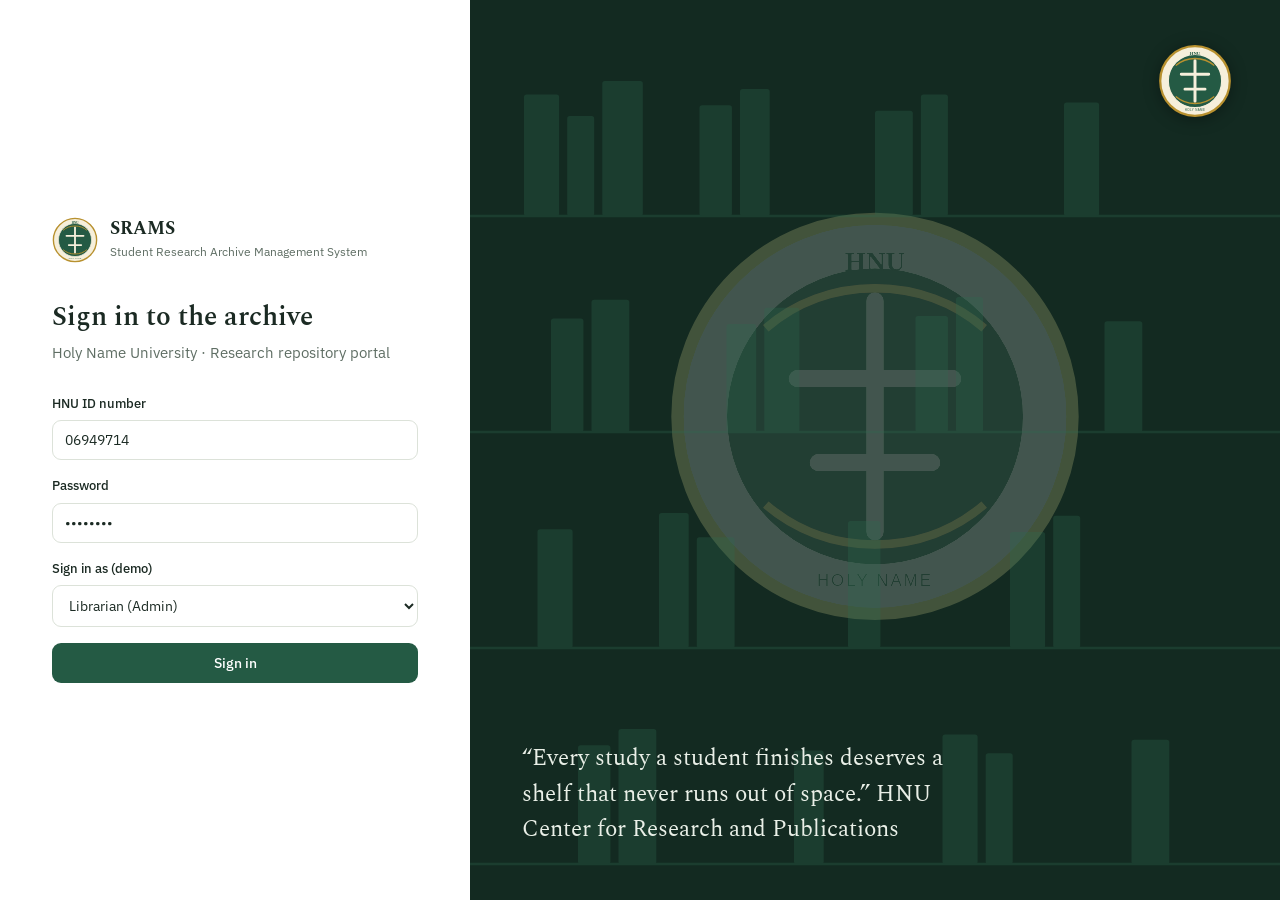
<file: index.html>
<!doctype html>
<html lang="en">
  <head>
    <meta charset="UTF-8" />
    <meta name="viewport" content="width=device-width, initial-scale=1.0" />
    <title>Sign in · SRAMS</title>
    <link rel="icon" href="asset/hnuseal.svg" />
    <link
      href="https://fonts.googleapis.com/css2?family=Spectral:wght@400;500;600;700&family=IBM+Plex+Sans:wght@400;500;600&display=swap"
      rel="stylesheet"
    />
    <link rel="stylesheet" href="asset/style.css" />
  </head>
  <body>
    <div class="login-wrap">
      <div class="login-panel">
        <div class="brand">
          <div class="brand-mark">
            <img src="asset/hnuseal.svg" alt="Holy Name University seal" />
          </div>
          <div>
            <strong>SRAMS</strong>
            <span>Student Research Archive Management System</span>
          </div>
        </div>
        <h1>Sign in to the archive</h1>
        <p class="sub">Holy Name University · Research repository portal</p>
        <div class="field">
          <label for="username">HNU ID number</label>
          <input
            id="username"
            type="text"
            placeholder="Enter your HNU ID number"
            value="06949714"
            autocomplete="username"
          />
          <div class="field-error" id="usernameErr">
            Enter your HNU ID number.
          </div>
        </div>
        <div class="field">
          <label for="pass">Password</label>
          <input
            id="pass"
            type="password"
            value="demopass"
            autocomplete="current-password"
            onkeydown="if (event.key === 'Enter') doLogin();"
          />
          <div class="field-error" id="passErr">Password is required.</div>
        </div>
        <div class="field">
          <label for="roleSelect">Sign in as (demo)</label>
          <select id="roleSelect">
            <option value="librarian.html">Librarian (Admin)</option>
            <option value="program.html">Program Head</option>
            <option value="classadiver.html">Class Adviser</option>
            <option value="techadviser.html">Technical Adviser</option>
            <option value="student.html">Faculty / Student</option>
            <option value="crp.html">
              Center for Research and Publications
            </option>
          </select>
        </div>
        <button class="btn btn-primary" style="width: 100%" onclick="doLogin()">
          Sign in
        </button>
      </div>
      <div class="login-art">
        <img
          class="seal-wm"
          src="asset/hnuseal.svg"
          alt=""
          aria-hidden="true"
        />
        <img
          class="crest"
          src="asset/hnuseal.svg"
          alt="Holy Name University seal"
        />
        <svg
          class="shelves"
          viewBox="0 0 600 800"
          preserveAspectRatio="xMidYMid slice"
          xmlns="http://www.w3.org/2000/svg"
          aria-hidden="true"
        >
          <g fill="none" stroke="#2E6B50" stroke-width="2">
            <line x1="0" y1="160" x2="600" y2="160" />
            <line x1="0" y1="320" x2="600" y2="320" />
            <line x1="0" y1="480" x2="600" y2="480" />
            <line x1="0" y1="640" x2="600" y2="640" />
          </g>
          <g fill="#2E6B50">
            <rect x="40" y="70" width="26" height="90" rx="2" />
            <rect x="72" y="86" width="20" height="74" rx="2" />
            <rect x="98" y="60" width="30" height="100" rx="2" />
            <rect x="170" y="78" width="24" height="82" rx="2" />
            <rect x="200" y="66" width="22" height="94" rx="2" />
            <rect x="300" y="82" width="28" height="78" rx="2" />
            <rect x="334" y="70" width="20" height="90" rx="2" />
            <rect x="440" y="76" width="26" height="84" rx="2" />
            <rect x="60" y="236" width="24" height="84" rx="2" />
            <rect x="90" y="222" width="28" height="98" rx="2" />
            <rect x="190" y="240" width="22" height="80" rx="2" />
            <rect x="218" y="228" width="26" height="92" rx="2" />
            <rect x="330" y="234" width="24" height="86" rx="2" />
            <rect x="360" y="220" width="20" height="100" rx="2" />
            <rect x="470" y="238" width="28" height="82" rx="2" />
            <rect x="50" y="392" width="26" height="88" rx="2" />
            <rect x="140" y="380" width="22" height="100" rx="2" />
            <rect x="168" y="398" width="28" height="82" rx="2" />
            <rect x="280" y="386" width="24" height="94" rx="2" />
            <rect x="400" y="394" width="26" height="86" rx="2" />
            <rect x="432" y="382" width="20" height="98" rx="2" />
            <rect x="80" y="552" width="24" height="88" rx="2" />
            <rect x="110" y="540" width="28" height="100" rx="2" />
            <rect x="240" y="556" width="22" height="84" rx="2" />
            <rect x="350" y="544" width="26" height="96" rx="2" />
            <rect x="382" y="558" width="20" height="82" rx="2" />
            <rect x="490" y="548" width="28" height="92" rx="2" />
          </g>
        </svg>
        <blockquote>
          &ldquo;Every study a student finishes deserves a shelf that never runs
          out of space.&rdquo; HNU Center for Research and Publications
        </blockquote>
      </div>
    </div>
    <script>
      function doLogin() {
        var u = document.getElementById("username"),
          p = document.getElementById("pass");
        document.getElementById("usernameErr").style.display = u.value.trim()
          ? "none"
          : "block";
        document.getElementById("passErr").style.display = p.value.trim()
          ? "none"
          : "block";
        if (!u.value.trim() || !p.value.trim()) return;
        window.location.href = document.getElementById("roleSelect").value;
      }
    </script>
  </body>
</html>
</file>
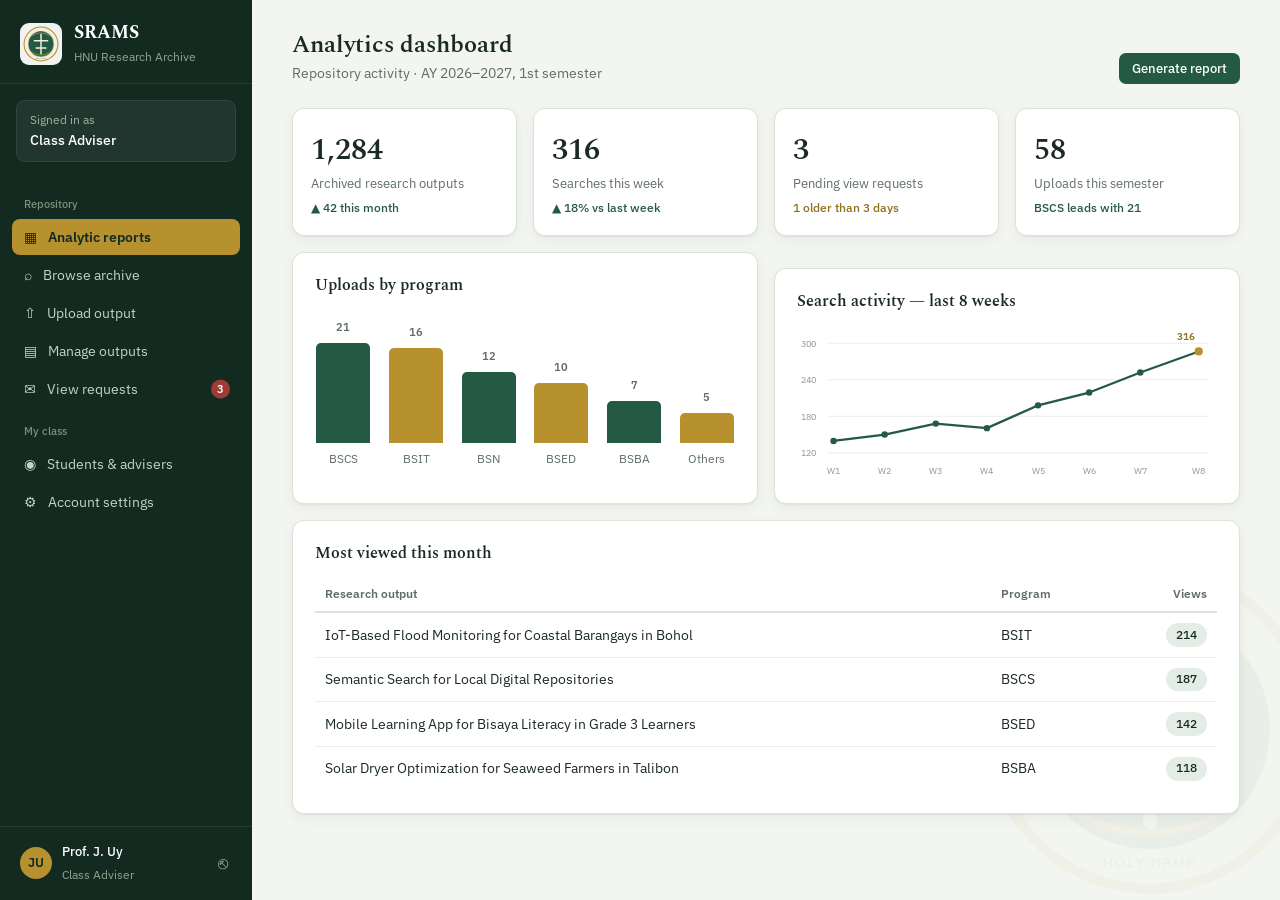
<file: classadviser.html>
<!doctype html>
<html lang="en">
  <head>
    <meta charset="UTF-8" />
    <meta name="viewport" content="width=device-width, initial-scale=1.0" />
    <title>Class Adviser · SRAMS</title>
    <link rel="icon" href="asset/hnuseal.svg" />
    <link
      href="https://fonts.googleapis.com/css2?family=Spectral:wght@400;500;600;700&family=IBM+Plex+Sans:wght@400;500;600&display=swap"
      rel="stylesheet"
    />
    <link rel="stylesheet" href="asset/style.css" />
  </head>
  <body>
    <div class="app">
      <aside class="sidebar" id="sidebar">
        <div class="brand">
          <div class="brand-mark">
            <img src="asset/hnuseal.svg" alt="Holy Name University seal" />
          </div>
          <div><strong>SRAMS</strong><span>HNU Research Archive</span></div>
        </div>
        <div class="role-chip">Signed in as<b id="roleName">&mdash;</b></div>
        <nav class="nav" id="navList" aria-label="Main navigation"></nav>
        <div class="sidebar-foot">
          <div class="avatar" id="avatarTxt"></div>
          <div class="who"><b id="whoName"></b><span id="whoRole"></span></div>
          <button
            class="out"
            onclick="logout()"
            title="Sign out"
            aria-label="Sign out"
          >
            &#9099;
          </button>
        </div>
      </aside>
      <div class="scrim" id="scrim" onclick="closeSidebar()"></div>

      <main class="main">
        <button
          class="btn btn-ghost btn-sm menu-toggle"
          onclick="openSidebar()"
        >
          &#9776; Menu
        </button>
        <div id="pages"></div>
      </main>
    </div>

    <script src="asset/app.js"></script>
    <script>
      initApp("classadviser");
    </script>
  </body>
</html>
</file>
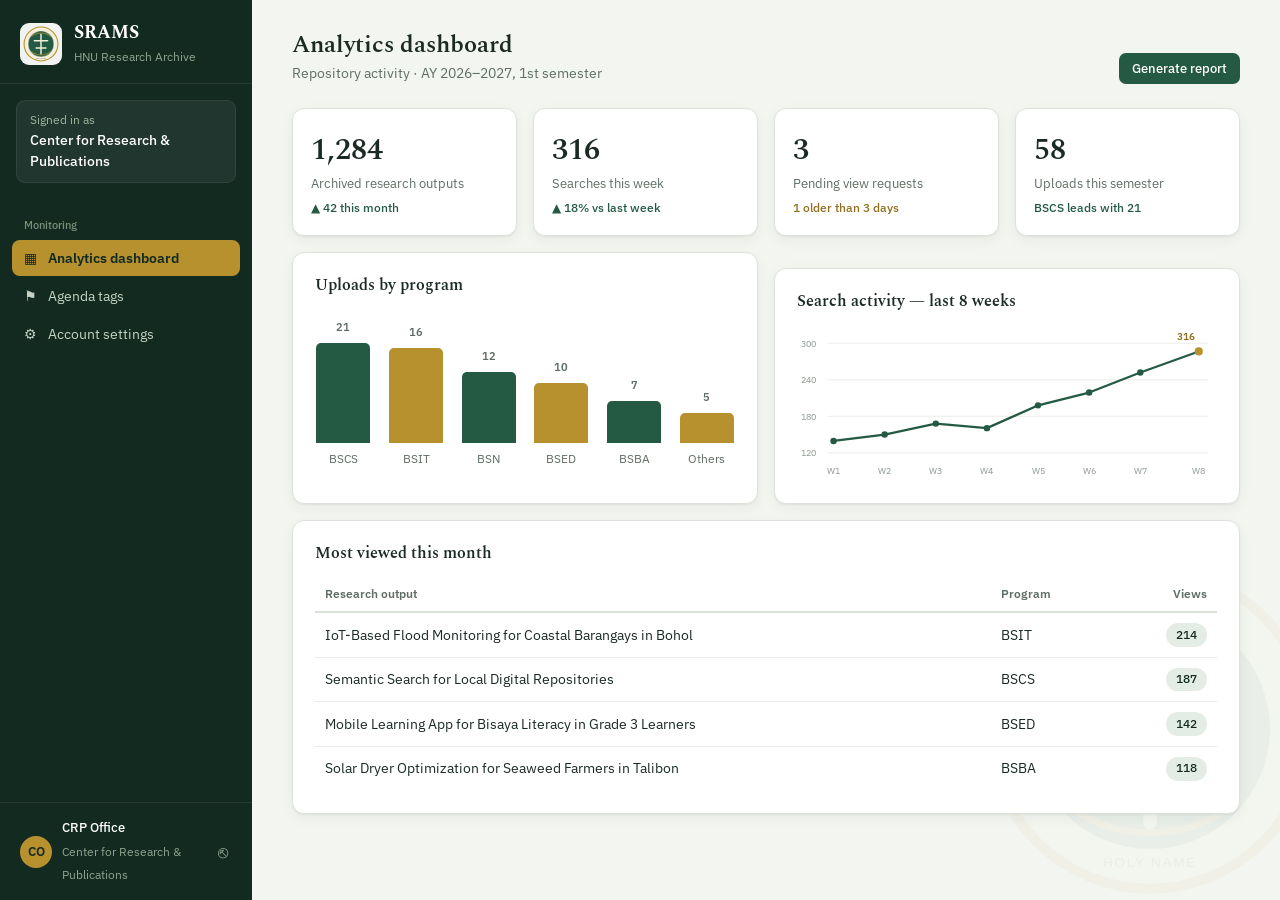
<file: crp.html>
<!doctype html>
<html lang="en">
  <head>
    <meta charset="UTF-8" />
    <meta name="viewport" content="width=device-width, initial-scale=1.0" />
    <title>Center for Research &amp; Publications · SRAMS</title>
    <link rel="icon" href="asset/hnuseal.svg" />
    <link
      href="https://fonts.googleapis.com/css2?family=Spectral:wght@400;500;600;700&family=IBM+Plex+Sans:wght@400;500;600&display=swap"
      rel="stylesheet"
    />
    <link rel="stylesheet" href="asset/style.css" />
  </head>
  <body>
    <div class="app">
      <aside class="sidebar" id="sidebar">
        <div class="brand">
          <div class="brand-mark">
            <img src="asset/hnuseal.svg" alt="Holy Name University seal" />
          </div>
          <div><strong>SRAMS</strong><span>HNU Research Archive</span></div>
        </div>
        <div class="role-chip">Signed in as<b id="roleName">&mdash;</b></div>
        <nav class="nav" id="navList" aria-label="Main navigation"></nav>
        <div class="sidebar-foot">
          <div class="avatar" id="avatarTxt"></div>
          <div class="who"><b id="whoName"></b><span id="whoRole"></span></div>
          <button
            class="out"
            onclick="logout()"
            title="Sign out"
            aria-label="Sign out"
          >
            &#9099;
          </button>
        </div>
      </aside>
      <div class="scrim" id="scrim" onclick="closeSidebar()"></div>

      <main class="main">
        <button
          class="btn btn-ghost btn-sm menu-toggle"
          onclick="openSidebar()"
        >
          &#9776; Menu
        </button>
        <div id="pages"></div>
      </main>
    </div>

    <script src="asset/app.js"></script>
    <script>
      initApp("crp");
    </script>
  </body>
</html>
</file>
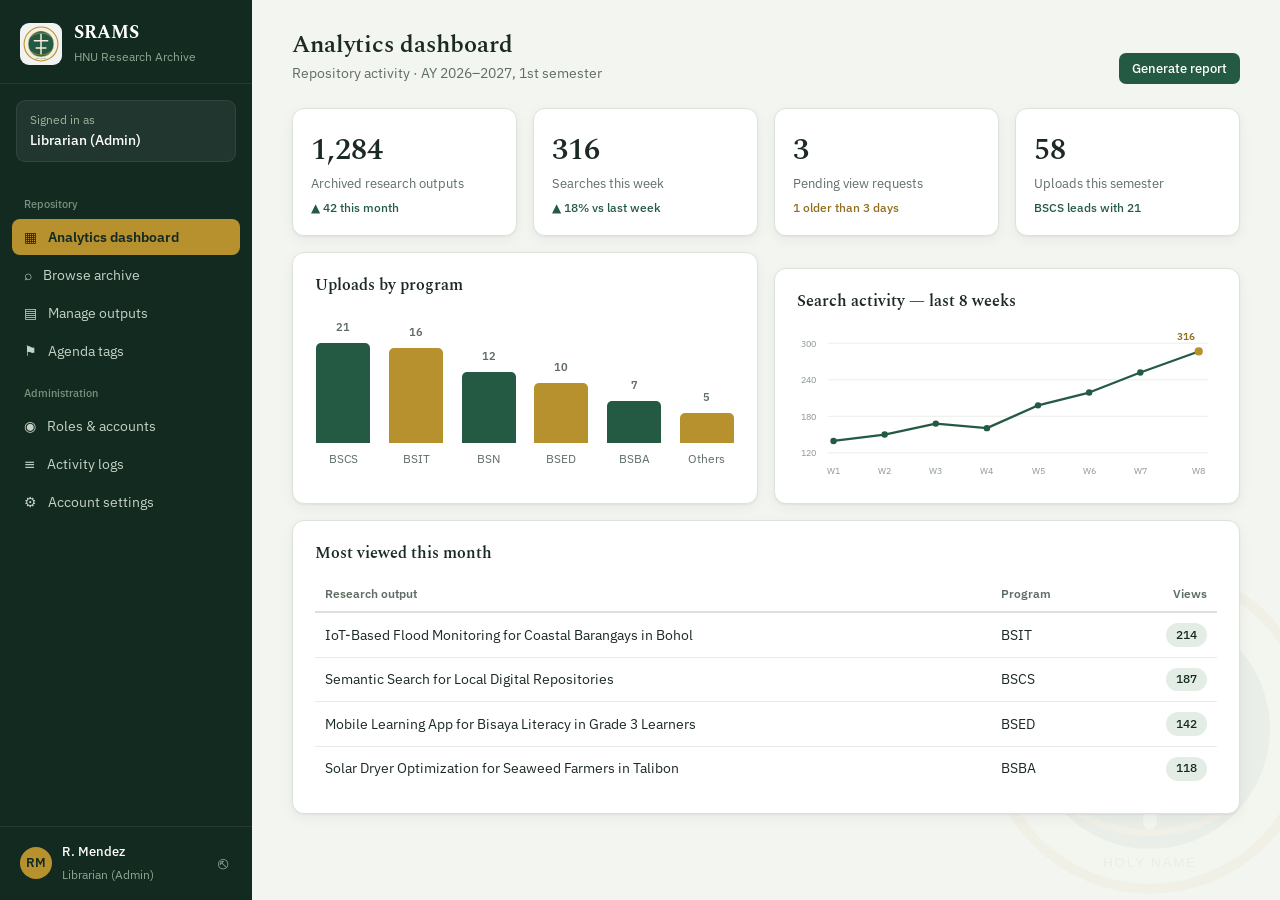
<file: librarian.html>
<!doctype html>
<html lang="en">
  <head>
    <meta charset="UTF-8" />
    <meta name="viewport" content="width=device-width, initial-scale=1.0" />
    <title>Librarian · SRAMS</title>
    <link rel="icon" href="asset/hnuseal.svg" />
    <link
      href="https://fonts.googleapis.com/css2?family=Spectral:wght@400;500;600;700&family=IBM+Plex+Sans:wght@400;500;600&display=swap"
      rel="stylesheet"
    />
    <link rel="stylesheet" href="asset/style.css" />
  </head>
  <body>
    <div class="app">
      <aside class="sidebar" id="sidebar">
        <div class="brand">
          <div class="brand-mark">
            <img src="asset/hnuseal.svg" alt="Holy Name University seal" />
          </div>
          <div><strong>SRAMS</strong><span>HNU Research Archive</span></div>
        </div>
        <div class="role-chip">Signed in as<b id="roleName">&mdash;</b></div>
        <nav class="nav" id="navList" aria-label="Main navigation"></nav>
        <div class="sidebar-foot">
          <div class="avatar" id="avatarTxt"></div>
          <div class="who"><b id="whoName"></b><span id="whoRole"></span></div>
          <button
            class="out"
            onclick="logout()"
            title="Sign out"
            aria-label="Sign out"
          >
            &#9099;
          </button>
        </div>
      </aside>
      <div class="scrim" id="scrim" onclick="closeSidebar()"></div>

      <main class="main">
        <button
          class="btn btn-ghost btn-sm menu-toggle"
          onclick="openSidebar()"
        >
          &#9776; Menu
        </button>
        <div id="pages"></div>
      </main>
    </div>

    <script src="asset/app.js"></script>
    <script>
      initApp("librarian");
    </script>
  </body>
</html>
</file>
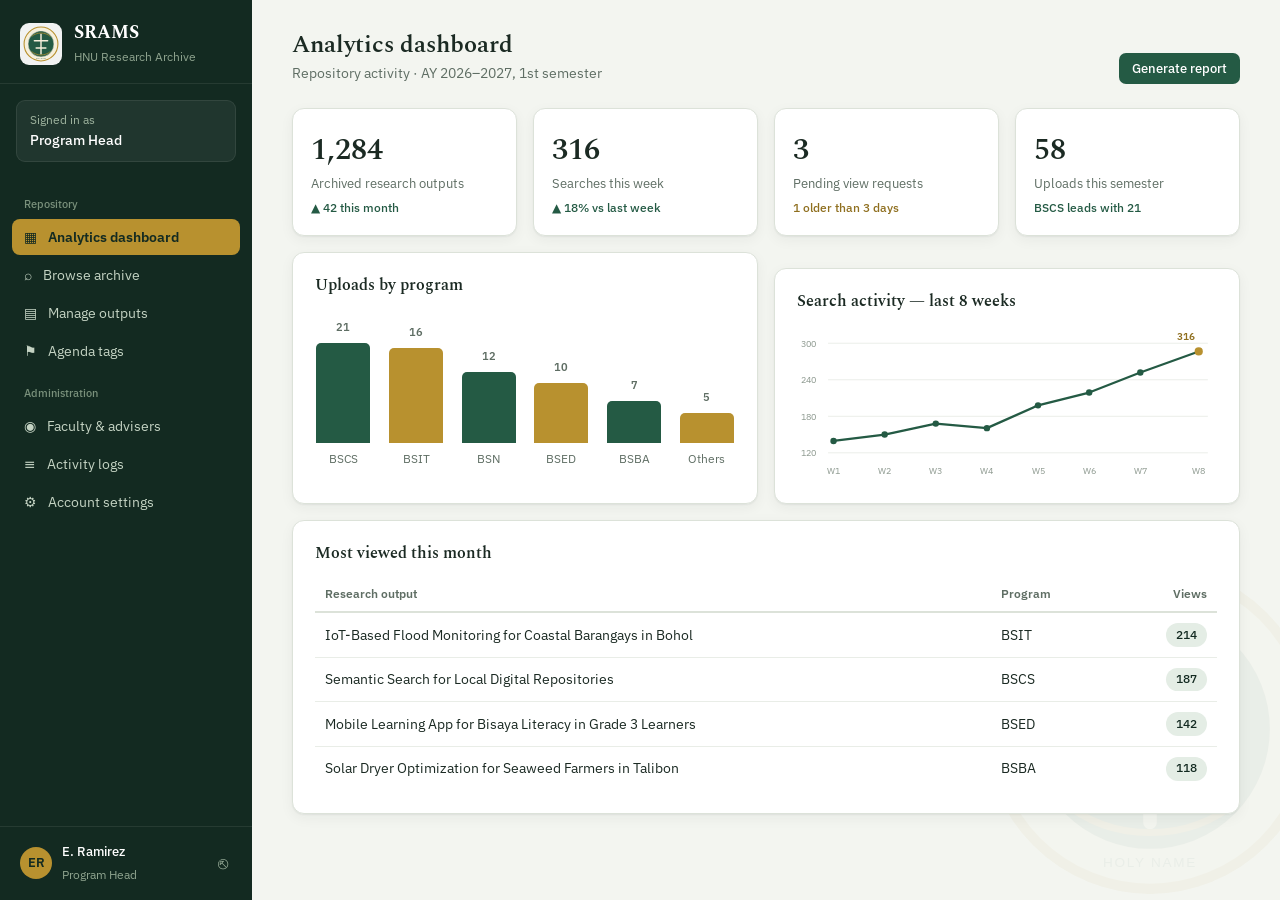
<file: program.html>
<!doctype html>
<html lang="en">
  <head>
    <meta charset="UTF-8" />
    <meta name="viewport" content="width=device-width, initial-scale=1.0" />
    <title>Program Head · SRAMS</title>
    <link rel="icon" href="asset/hnuseal.svg" />
    <link
      href="https://fonts.googleapis.com/css2?family=Spectral:wght@400;500;600;700&family=IBM+Plex+Sans:wght@400;500;600&display=swap"
      rel="stylesheet"
    />
    <link rel="stylesheet" href="asset/style.css" />
  </head>
  <body>
    <div class="app">
      <aside class="sidebar" id="sidebar">
        <div class="brand">
          <div class="brand-mark">
            <img src="asset/hnuseal.svg" alt="Holy Name University seal" />
          </div>
          <div><strong>SRAMS</strong><span>HNU Research Archive</span></div>
        </div>
        <div class="role-chip">Signed in as<b id="roleName">&mdash;</b></div>
        <nav class="nav" id="navList" aria-label="Main navigation"></nav>
        <div class="sidebar-foot">
          <div class="avatar" id="avatarTxt"></div>
          <div class="who"><b id="whoName"></b><span id="whoRole"></span></div>
          <button
            class="out"
            onclick="logout()"
            title="Sign out"
            aria-label="Sign out"
          >
            &#9099;
          </button>
        </div>
      </aside>
      <div class="scrim" id="scrim" onclick="closeSidebar()"></div>

      <main class="main">
        <button
          class="btn btn-ghost btn-sm menu-toggle"
          onclick="openSidebar()"
        >
          &#9776; Menu
        </button>
        <div id="pages"></div>
      </main>
    </div>

    <script src="asset/app.js"></script>
    <script>
      initApp("programhead");
    </script>
  </body>
</html>
</file>
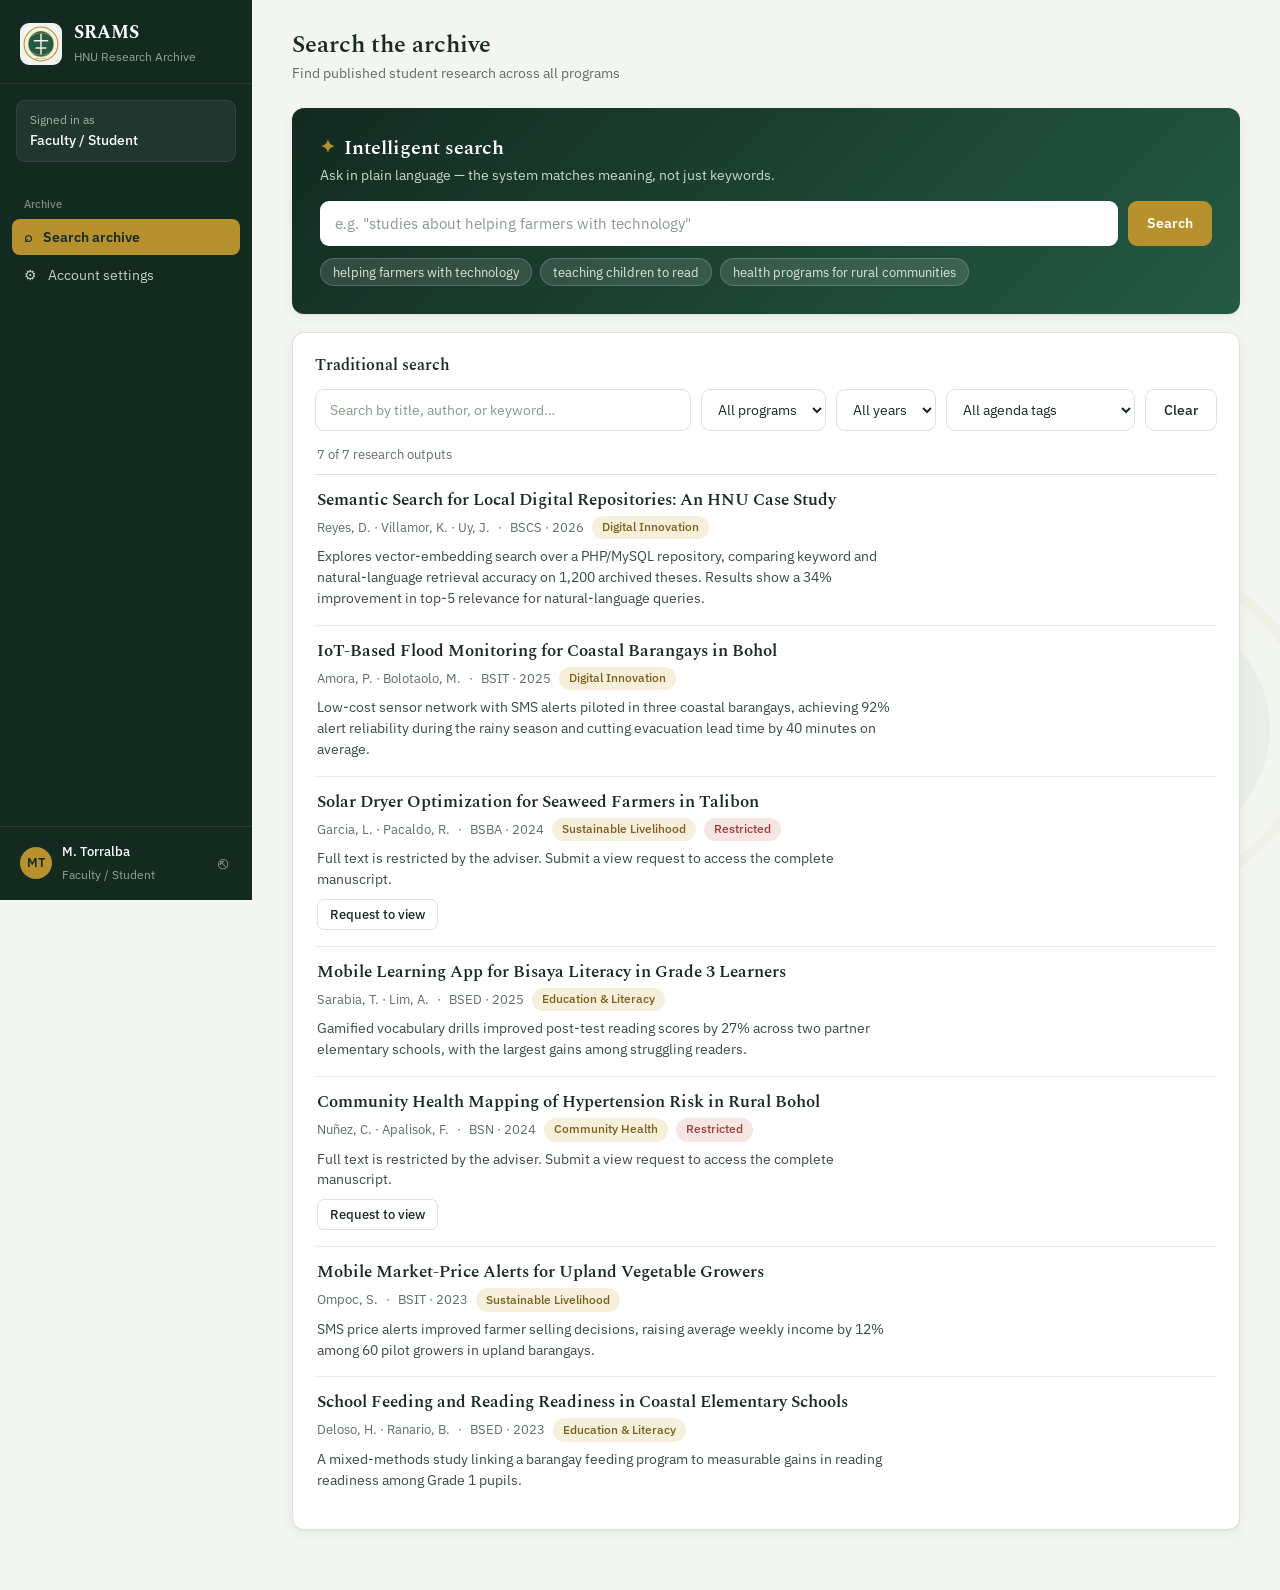
<file: student.html>
<!doctype html>
<html lang="en">
  <head>
    <meta charset="UTF-8" />
    <meta name="viewport" content="width=device-width, initial-scale=1.0" />
    <title>Faculty / Student · SRAMS</title>
    <link rel="icon" href="asset/hnuseal.svg" />
    <link
      href="https://fonts.googleapis.com/css2?family=Spectral:wght@400;500;600;700&family=IBM+Plex+Sans:wght@400;500;600&display=swap"
      rel="stylesheet"
    />
    <link rel="stylesheet" href="asset/style.css" />
  </head>
  <body>
    <div class="app">
      <aside class="sidebar" id="sidebar">
        <div class="brand">
          <div class="brand-mark">
            <img src="asset/hnuseal.svg" alt="Holy Name University seal" />
          </div>
          <div><strong>SRAMS</strong><span>HNU Research Archive</span></div>
        </div>
        <div class="role-chip">Signed in as<b id="roleName">&mdash;</b></div>
        <nav class="nav" id="navList" aria-label="Main navigation"></nav>
        <div class="sidebar-foot">
          <div class="avatar" id="avatarTxt"></div>
          <div class="who"><b id="whoName"></b><span id="whoRole"></span></div>
          <button
            class="out"
            onclick="logout()"
            title="Sign out"
            aria-label="Sign out"
          >
            &#9099;
          </button>
        </div>
      </aside>
      <div class="scrim" id="scrim" onclick="closeSidebar()"></div>

      <main class="main">
        <button
          class="btn btn-ghost btn-sm menu-toggle"
          onclick="openSidebar()"
        >
          &#9776; Menu
        </button>
        <div id="pages"></div>
      </main>
    </div>

    <script src="asset/app.js"></script>
    <script>
      initApp("student");
    </script>
  </body>
</html>
</file>
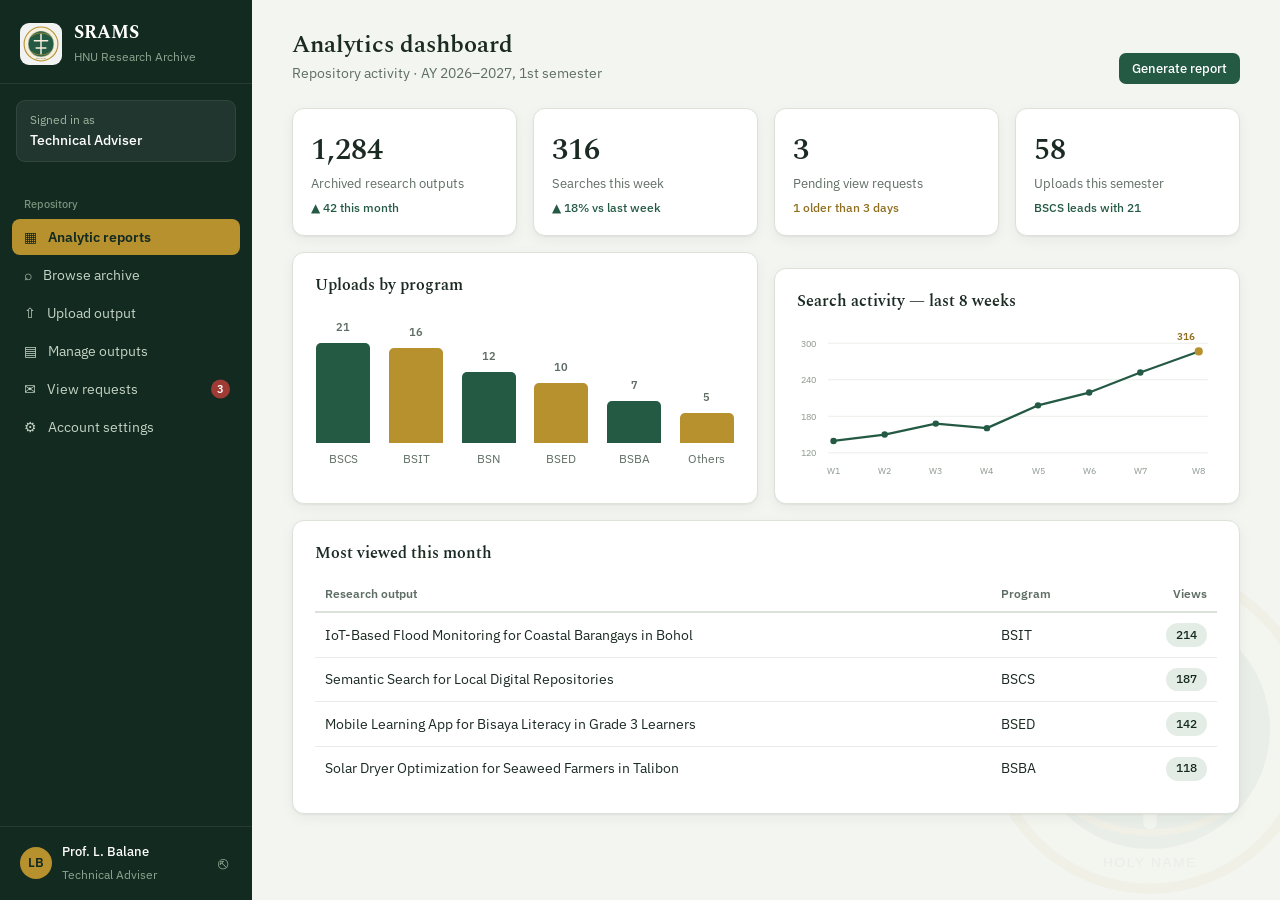
<file: techadviser.html>
<!doctype html>
<html lang="en">
  <head>
    <meta charset="UTF-8" />
    <meta name="viewport" content="width=device-width, initial-scale=1.0" />
    <title>Technical Adviser · SRAMS</title>
    <link rel="icon" href="asset/hnuseal.svg" />
    <link
      href="https://fonts.googleapis.com/css2?family=Spectral:wght@400;500;600;700&family=IBM+Plex+Sans:wght@400;500;600&display=swap"
      rel="stylesheet"
    />
    <link rel="stylesheet" href="asset/style.css" />
  </head>
  <body>
    <div class="app">
      <aside class="sidebar" id="sidebar">
        <div class="brand">
          <div class="brand-mark">
            <img src="asset/hnuseal.svg" alt="Holy Name University seal" />
          </div>
          <div><strong>SRAMS</strong><span>HNU Research Archive</span></div>
        </div>
        <div class="role-chip">Signed in as<b id="roleName">&mdash;</b></div>
        <nav class="nav" id="navList" aria-label="Main navigation"></nav>
        <div class="sidebar-foot">
          <div class="avatar" id="avatarTxt"></div>
          <div class="who"><b id="whoName"></b><span id="whoRole"></span></div>
          <button
            class="out"
            onclick="logout()"
            title="Sign out"
            aria-label="Sign out"
          >
            &#9099;
          </button>
        </div>
      </aside>
      <div class="scrim" id="scrim" onclick="closeSidebar()"></div>

      <main class="main">
        <button
          class="btn btn-ghost btn-sm menu-toggle"
          onclick="openSidebar()"
        >
          &#9776; Menu
        </button>
        <div id="pages"></div>
      </main>
    </div>

    <script src="asset/app.js"></script>
    <script>
      initApp("techadviser");
    </script>
  </body>
</html>
</file>
<file: asset/style.css>
:root {
  --paper: #f3f5f0;
  --card: #ffffff;
  --ink: #1b2a23;
  --muted: #5f6e64;
  --faint: #8b978d;
  --green: #245a44;
  --green-hover: #1c4936;
  --green-deep: #132a21;
  --green-soft: #e4ede5;
  --gold: #b8912f;
  --gold-deep: #8f6f1f;
  --gold-soft: #f6efdb;
  --line: #dce2d9;
  --line-soft: #e9ede7;
  --red: #9e3b34;
  --red-soft: #f7e5e3;
  --shadow: 0 1px 2px rgba(19, 42, 33, 0.06), 0 4px 14px rgba(19, 42, 33, 0.05);
  --radius: 12px;
  --serif: "Spectral", Georgia, serif;
  --sans: "IBM Plex Sans", system-ui, sans-serif;
}
* {
  margin: 0;
  padding: 0;
  box-sizing: border-box;
}
body {
  font-family: var(--sans);
  background: var(--paper);
  color: var(--ink);
  font-size: 15px;
  line-height: 1.55;
  -webkit-font-smoothing: antialiased;
}
h1,
h2,
h3,
h4 {
  font-family: var(--serif);
  font-weight: 600;
  line-height: 1.25;
}
button {
  font-family: var(--sans);
  cursor: pointer;
}
input,
select,
textarea {
  font-family: var(--sans);
  font-size: 14px;
  color: var(--ink);
}
input::placeholder,
textarea::placeholder {
  color: var(--faint);
}
:focus-visible {
  outline: 2px solid var(--gold);
  outline-offset: 2px;
}

/* ---------- buttons & fields ---------- */
.btn {
  display: inline-flex;
  align-items: center;
  justify-content: center;
  gap: 7px;
  padding: 10px 18px;
  border-radius: 9px;
  border: 1px solid transparent;
  font-weight: 500;
  font-size: 14px;
  transition:
    background 0.12s,
    border-color 0.12s,
    color 0.12s;
}
.btn-primary {
  background: var(--green);
  color: #fff;
}
.btn-primary:hover {
  background: var(--green-hover);
}
.btn-gold {
  background: var(--gold);
  color: #fff;
  font-weight: 600;
}
.btn-gold:hover {
  background: var(--gold-deep);
}
.btn-ghost {
  background: #fff;
  border-color: var(--line);
  color: var(--ink);
}
.btn-ghost:hover {
  background: var(--green-soft);
  border-color: #c6d2c6;
}
.btn-danger {
  background: var(--red);
  color: #fff;
}
.btn-danger:hover {
  background: #84302a;
}
.btn-sm {
  padding: 6px 12px;
  font-size: 13px;
  border-radius: 7px;
}
.field {
  margin-bottom: 16px;
}
.field label {
  display: block;
  font-size: 13px;
  font-weight: 500;
  margin-bottom: 6px;
}
.field input,
.field select,
.field textarea {
  width: 100%;
  padding: 10px 12px;
  border: 1px solid var(--line);
  border-radius: 9px;
  background: #fff;
  transition: border-color 0.12s;
}
.field input:hover,
.field select:hover,
.field textarea:hover {
  border-color: #c2cdc1;
}
.field input:focus,
.field select:focus,
.field textarea:focus {
  border-color: var(--green);
  outline: none;
  box-shadow: 0 0 0 3px rgba(36, 90, 68, 0.12);
}
.field .hint {
  font-size: 12px;
  color: var(--faint);
  margin-top: 4px;
}
.field-error {
  color: var(--red);
  font-size: 12.5px;
  margin-top: 5px;
  display: none;
}

/* ---------- brand ---------- */
.brand {
  display: flex;
  align-items: center;
  gap: 12px;
  margin-bottom: 38px;
}
.brand-mark {
  width: 46px;
  height: 46px;
  flex-shrink: 0;
  display: grid;
  place-items: center;
}
.brand-mark img {
  width: 100%;
  height: 100%;
  object-fit: contain;
  display: block;
}
.brand strong {
  font-family: var(--serif);
  font-size: 18px;
  display: block;
  line-height: 1.2;
}
.brand span {
  font-size: 12px;
  color: var(--muted);
}

/* ---------- login ---------- */
.login-wrap {
  min-height: 100vh;
  display: grid;
  grid-template-columns: minmax(340px, 470px) 1fr;
}
.login-panel {
  background: var(--card);
  padding: 56px 52px;
  display: flex;
  flex-direction: column;
  justify-content: center;
}
.login-panel h1 {
  font-size: 27px;
  margin-bottom: 6px;
}
.login-panel p.sub {
  color: var(--muted);
  margin-bottom: 30px;
}
.login-art {
  background: var(--green-deep);
  position: relative;
  overflow: hidden;
  display: flex;
  align-items: flex-end;
  padding: 52px;
}
.login-art .shelves {
  position: absolute;
  inset: 0;
  opacity: 0.3;
}
.login-art .seal-wm {
  position: absolute;
  top: 50%;
  left: 50%;
  transform: translate(-50%, -58%);
  width: min(70%, 420px);
  opacity: 0.2;
  filter: saturate(0.5) brightness(1.7);
  pointer-events: none;
}
.login-art .crest {
  position: absolute;
  top: 44px;
  right: 48px;
  width: 74px;
  filter: drop-shadow(0 2px 8px rgba(0, 0, 0, 0.35));
}
.login-art blockquote {
  color: #e9efe7;
  font-family: var(--serif);
  font-size: 23px;
  max-width: 430px;
  position: relative;
}
.demo-note {
  margin-top: 24px;
  padding: 13px 15px;
  background: var(--gold-soft);
  border-radius: 9px;
  font-size: 13px;
  color: #6b5518;
  line-height: 1.5;
}

/* ---------- app shell ---------- */
.app {
  display: grid;
  grid-template-columns: 252px 1fr;
  min-height: 100vh;
}
.sidebar {
  background: var(--green-deep);
  color: #dce7db;
  display: flex;
  flex-direction: column;
  position: sticky;
  top: 0;
  height: 100vh;
}
.sidebar .brand {
  padding: 22px 20px 16px;
  margin: 0;
  border-bottom: 1px solid rgba(255, 255, 255, 0.08);
}
.sidebar .brand strong {
  color: #fff;
}
.sidebar .brand span {
  color: #8fa48f;
}
.sidebar .brand-mark {
  width: 42px;
  height: 42px;
  background: rgba(255, 255, 255, 0.94);
  border-radius: 9px;
  padding: 3px;
}
.role-chip {
  margin: 16px 16px 6px;
  padding: 10px 13px;
  background: rgba(255, 255, 255, 0.06);
  border: 1px solid rgba(255, 255, 255, 0.08);
  border-radius: 9px;
  font-size: 11.5px;
  color: #9fb49f;
}
.role-chip b {
  display: block;
  color: #fff;
  font-size: 13.5px;
  font-weight: 500;
  margin-top: 1px;
}
.nav {
  flex: 1;
  padding: 12px;
  overflow-y: auto;
}
.nav button {
  display: flex;
  width: 100%;
  align-items: center;
  gap: 11px;
  padding: 9px 12px;
  border: 0;
  background: none;
  color: #c4d3c3;
  border-radius: 8px;
  font-size: 14px;
  text-align: left;
  margin-bottom: 2px;
  transition:
    background 0.12s,
    color 0.12s;
  position: relative;
}
.nav button:hover {
  background: rgba(255, 255, 255, 0.07);
  color: #fff;
}
.nav button.active {
  background: var(--gold);
  color: var(--green-deep);
  font-weight: 600;
}
.nav button .badge {
  position: absolute;
  right: 10px;
  top: 50%;
  transform: translateY(-50%);
  background: var(--red);
  color: #fff;
  font-size: 11px;
  font-weight: 600;
  min-width: 19px;
  height: 19px;
  border-radius: 10px;
  display: grid;
  place-items: center;
  padding: 0 5px;
}
.nav button.active .badge {
  background: var(--green-deep);
  color: #fff;
}
.nav .nav-sec {
  font-size: 11px;
  color: #79907b;
  margin: 16px 12px 6px;
  font-weight: 500;
}
.sidebar-foot {
  padding: 15px 20px;
  border-top: 1px solid rgba(255, 255, 255, 0.08);
  display: flex;
  align-items: center;
  gap: 10px;
}
.avatar {
  width: 32px;
  height: 32px;
  border-radius: 50%;
  background: var(--gold);
  color: var(--green-deep);
  display: grid;
  place-items: center;
  font-weight: 600;
  font-size: 13px;
  flex-shrink: 0;
}
.sidebar-foot .who {
  flex: 1;
  min-width: 0;
}
.sidebar-foot .who b {
  display: block;
  color: #fff;
  font-size: 13px;
  font-weight: 500;
  white-space: nowrap;
  overflow: hidden;
  text-overflow: ellipsis;
}
.sidebar-foot .who span {
  font-size: 11.5px;
  color: #8fa48f;
}
.sidebar-foot .out {
  background: none;
  border: 0;
  color: #9fb49f;
  font-size: 17px;
  padding: 4px;
}
.sidebar-foot .out:hover {
  color: #fff;
}

.main {
  padding: 30px 40px 60px;
  max-width: 1180px;
  width: 100%;
  position: relative;
}
.main:before {
  content: "";
  position: fixed;
  right: -40px;
  bottom: -40px;
  width: 340px;
  height: 422px;
  background: url("hnuseal.svg") no-repeat center/contain;
  opacity: 0.045;
  pointer-events: none;
  z-index: 0;
}
.main > * {
  position: relative;
  z-index: 1;
}
.page-head {
  display: flex;
  flex-wrap: wrap;
  align-items: flex-end;
  justify-content: space-between;
  gap: 14px;
  margin-bottom: 24px;
}
.page-head h2 {
  font-size: 24px;
}
.page-head p {
  color: var(--muted);
  font-size: 13.5px;
  margin-top: 3px;
}
.page {
  display: none;
}
.page.active {
  display: block;
  animation: pageIn 0.18s ease-out;
}
@keyframes pageIn {
  from {
    opacity: 0;
    transform: translateY(4px);
  }
  to {
    opacity: 1;
    transform: none;
  }
}

.card {
  background: var(--card);
  border: 1px solid var(--line);
  border-radius: var(--radius);
  padding: 22px;
  box-shadow: var(--shadow);
}
.card + .card {
  margin-top: 16px;
}
.card h3 {
  font-size: 16px;
  margin-bottom: 14px;
}
.grid-2 {
  display: grid;
  grid-template-columns: 1fr 1fr;
  gap: 16px;
}
.grid-4 {
  display: grid;
  grid-template-columns: repeat(4, 1fr);
  gap: 16px;
}
.stat {
  background: var(--card);
  border: 1px solid var(--line);
  border-radius: var(--radius);
  padding: 18px;
  box-shadow: var(--shadow);
}
.stat .num {
  font-family: var(--serif);
  font-size: 30px;
  font-weight: 600;
}
.stat .lbl {
  font-size: 12.5px;
  color: var(--muted);
  margin-top: 1px;
}
.stat .delta {
  font-size: 12px;
  color: var(--green);
  margin-top: 5px;
  font-weight: 500;
}
.stat .delta.warn {
  color: var(--gold-deep);
}

table {
  width: 100%;
  border-collapse: collapse;
  font-size: 13.5px;
}
th {
  text-align: left;
  padding: 8px 10px;
  border-bottom: 2px solid var(--line);
  font-size: 12px;
  color: var(--muted);
  font-weight: 600;
}
td {
  padding: 10px;
  border-bottom: 1px solid var(--line-soft);
  vertical-align: middle;
}
tr:last-child td {
  border-bottom: 0;
}
tbody tr {
  transition: background 0.1s;
}
tbody tr:hover {
  background: #fafbf8;
}

.tag {
  display: inline-block;
  padding: 2.5px 10px;
  border-radius: 20px;
  font-size: 12px;
  font-weight: 500;
  background: var(--green-soft);
  color: var(--green-deep);
  white-space: nowrap;
}
.tag.gold {
  background: var(--gold-soft);
  color: #7a5e17;
}
.tag.red {
  background: var(--red-soft);
  color: var(--red);
}
.tag.grey {
  background: #ebeeea;
  color: var(--muted);
}

/* ---------- search ---------- */
.ai-search {
  background: linear-gradient(135deg, var(--green-deep), var(--green));
  border-radius: var(--radius);
  padding: 28px;
  color: #fff;
  margin-bottom: 18px;
  box-shadow: var(--shadow);
}
.ai-search h3 {
  color: #fff;
  font-size: 20px;
  margin-bottom: 4px;
  display: flex;
  align-items: center;
  gap: 9px;
}
.ai-search h3 .spark {
  color: var(--gold);
  font-size: 18px;
}
.ai-search p {
  color: #c9d9c8;
  font-size: 13.5px;
  margin-bottom: 15px;
}
.ai-search .row {
  display: flex;
  gap: 10px;
}
.ai-search input {
  flex: 1;
  padding: 13px 15px;
  border-radius: 9px;
  border: 0;
  font-size: 14.5px;
}
.ai-search .suggest {
  margin-top: 12px;
  display: flex;
  gap: 8px;
  flex-wrap: wrap;
}
.ai-search .suggest button {
  background: rgba(255, 255, 255, 0.12);
  border: 1px solid rgba(255, 255, 255, 0.18);
  color: #dce7db;
  font-size: 12.5px;
  padding: 5px 12px;
  border-radius: 16px;
}
.ai-search .suggest button:hover {
  background: rgba(255, 255, 255, 0.2);
  color: #fff;
}
.searchbar {
  display: flex;
  gap: 10px;
  margin-bottom: 4px;
  flex-wrap: wrap;
}
.searchbar input[type="text"] {
  flex: 1;
  min-width: 220px;
  padding: 11px 14px;
  border: 1px solid var(--line);
  border-radius: 9px;
}
.searchbar select {
  padding: 10px 12px;
  border: 1px solid var(--line);
  border-radius: 9px;
  background: #fff;
}
.results-meta {
  font-size: 12.5px;
  color: var(--muted);
  padding: 10px 2px;
  border-bottom: 1px solid var(--line);
}
.result {
  padding: 16px 2px;
  border-bottom: 1px solid var(--line-soft);
}
.result:last-child {
  border-bottom: 0;
}
.result h4 {
  font-size: 16.5px;
}
.result h4 a {
  color: var(--ink);
  text-decoration: none;
}
.result h4 a:hover {
  color: var(--green);
  text-decoration: underline;
  text-underline-offset: 3px;
}
.result .meta {
  font-size: 12.5px;
  color: var(--muted);
  margin: 4px 0 7px;
  display: flex;
  gap: 8px;
  flex-wrap: wrap;
  align-items: center;
}
.result p {
  font-size: 13.5px;
  color: #3c4a42;
  max-width: 72ch;
}
.match {
  font-size: 12px;
  color: var(--gold-deep);
  font-weight: 600;
  background: var(--gold-soft);
  padding: 2px 9px;
  border-radius: 12px;
  margin-left: 6px;
}
.empty {
  text-align: center;
  padding: 44px 20px;
  color: var(--muted);
}
.empty b {
  display: block;
  font-family: var(--serif);
  font-size: 17px;
  color: var(--ink);
  margin-bottom: 5px;
}

/* ---------- components ---------- */
.switch {
  position: relative;
  display: inline-block;
  width: 38px;
  height: 21px;
  vertical-align: middle;
}
.switch input {
  opacity: 0;
  width: 0;
  height: 0;
}
.slider {
  position: absolute;
  inset: 0;
  background: #c6cfc5;
  border-radius: 20px;
  transition: 0.15s;
  cursor: pointer;
}
.slider:before {
  content: "";
  position: absolute;
  height: 15px;
  width: 15px;
  left: 3px;
  top: 3px;
  background: #fff;
  border-radius: 50%;
  transition: 0.15s;
}
.switch input:checked + .slider {
  background: var(--green);
}
.switch input:checked + .slider:before {
  transform: translateX(17px);
}
.upload-zone {
  border: 2px dashed var(--line);
  border-radius: var(--radius);
  padding: 38px;
  text-align: center;
  color: var(--muted);
  background: #fbfcfa;
  cursor: pointer;
  transition:
    border-color 0.12s,
    background 0.12s;
}
.upload-zone:hover {
  border-color: var(--green);
  background: var(--green-soft);
}
.upload-zone .icon {
  font-size: 26px;
  margin-bottom: 8px;
  color: var(--green);
}
.upload-zone .big {
  font-size: 15px;
  color: var(--ink);
  font-weight: 500;
  margin-bottom: 3px;
}
.upload-zone small {
  font-size: 12.5px;
}
.toast {
  position: fixed;
  bottom: 24px;
  right: 24px;
  background: var(--green-deep);
  color: #fff;
  padding: 13px 19px;
  border-radius: 10px;
  font-size: 14px;
  opacity: 0;
  transform: translateY(10px);
  transition: 0.22s;
  pointer-events: none;
  z-index: 120;
  box-shadow: 0 8px 24px rgba(19, 42, 33, 0.35);
  max-width: 340px;
}
.toast.show {
  opacity: 1;
  transform: none;
}
.toast.err {
  background: var(--red);
}
.bars {
  display: flex;
  align-items: flex-end;
  gap: 16px;
  height: 158px;
  padding-top: 10px;
}
.bar {
  flex: 1;
  display: flex;
  flex-direction: column;
  align-items: center;
  gap: 7px;
  height: 100%;
  justify-content: flex-end;
}
.bar .fill {
  width: 100%;
  max-width: 54px;
  background: var(--green);
  border-radius: 5px 5px 0 0;
}
.bar.alt .fill {
  background: var(--gold);
}
.bar .val {
  font-size: 11px;
  color: var(--muted);
  font-weight: 600;
}
.bar span {
  font-size: 11.5px;
  color: var(--muted);
}
.trend {
  width: 100%;
  height: auto;
  display: block;
}
.log-item {
  display: flex;
  gap: 13px;
  padding: 11px 0;
  border-bottom: 1px solid var(--line-soft);
  font-size: 13.5px;
}
.log-item:last-child {
  border-bottom: 0;
}
.log-time {
  color: var(--faint);
  font-size: 12px;
  white-space: nowrap;
  min-width: 122px;
  padding-top: 2px;
}
.log-dot {
  width: 8px;
  height: 8px;
  border-radius: 50%;
  background: var(--green);
  margin-top: 7px;
  flex-shrink: 0;
}
.log-dot.gold {
  background: var(--gold);
}
.log-dot.red {
  background: var(--red);
}
.log-filter {
  display: flex;
  gap: 8px;
  flex-wrap: wrap;
  margin-bottom: 14px;
}
.log-filter button {
  background: #fff;
  border: 1px solid var(--line);
  border-radius: 16px;
  padding: 5px 14px;
  font-size: 12.5px;
  color: var(--muted);
}
.log-filter button.on {
  background: var(--green);
  border-color: var(--green);
  color: #fff;
}
.req-actions {
  display: flex;
  gap: 8px;
}

/* ---------- modals ---------- */
.modal-bg {
  position: fixed;
  inset: 0;
  background: rgba(19, 42, 33, 0.5);
  display: none;
  align-items: center;
  justify-content: center;
  z-index: 100;
  padding: 20px;
}
.modal-bg.open {
  display: flex;
}
.modal {
  background: #fff;
  border-radius: 14px;
  padding: 28px;
  max-width: 460px;
  width: 100%;
  box-shadow: 0 20px 60px rgba(19, 42, 33, 0.3);
  animation: pageIn 0.16s ease-out;
  max-height: 88vh;
  overflow-y: auto;
}
.modal.wide {
  max-width: 620px;
}
.modal h3 {
  margin-bottom: 16px;
  font-size: 19px;
}
.modal .actions {
  display: flex;
  justify-content: flex-end;
  gap: 10px;
  margin-top: 20px;
}
.viewer-meta {
  display: flex;
  gap: 8px;
  flex-wrap: wrap;
  margin: 10px 0 14px;
}
.viewer-abstract {
  background: var(--paper);
  border-radius: 9px;
  padding: 16px;
  font-size: 13.5px;
  color: #3c4a42;
  line-height: 1.6;
}
.viewer-abstract b {
  display: block;
  font-family: var(--serif);
  color: var(--ink);
  margin-bottom: 6px;
  font-size: 14px;
}
.viewer-doc {
  margin-top: 14px;
  border: 1px solid var(--line);
  border-radius: 9px;
  padding: 14px 16px;
  display: flex;
  align-items: center;
  gap: 12px;
  font-size: 13.5px;
}
.viewer-doc .pdf-ic {
  width: 36px;
  height: 42px;
  background: var(--red-soft);
  color: var(--red);
  border-radius: 6px;
  display: grid;
  place-items: center;
  font-size: 11px;
  font-weight: 700;
  flex-shrink: 0;
}
.confirm-body {
  color: var(--muted);
  font-size: 14px;
  line-height: 1.55;
}

.menu-toggle {
  display: none;
}
.scrim {
  display: none;
}
@media (max-width: 920px) {
  .login-wrap {
    grid-template-columns: 1fr;
  }
  .login-art {
    display: none;
  }
  .login-panel {
    padding: 44px 26px;
  }
  .app {
    grid-template-columns: 1fr;
  }
  .sidebar {
    position: fixed;
    left: -270px;
    width: 252px;
    z-index: 90;
    transition: left 0.2s;
    box-shadow: 0 0 40px rgba(0, 0, 0, 0.3);
  }
  .sidebar.open {
    left: 0;
  }
  .scrim {
    position: fixed;
    inset: 0;
    background: rgba(19, 42, 33, 0.4);
    z-index: 80;
  }
  .scrim.on {
    display: block;
  }
  .main {
    padding: 18px 16px 50px;
  }
  .grid-2,
  .grid-4 {
    grid-template-columns: 1fr;
  }
  .menu-toggle {
    display: inline-flex;
    margin-bottom: 16px;
  }
  .ai-search .row {
    flex-direction: column;
  }
  .req-actions {
    flex-direction: column;
  }
}
@media (prefers-reduced-motion: reduce) {
  * {
    transition: none !important;
    animation: none !important;
  }
}
</file>
